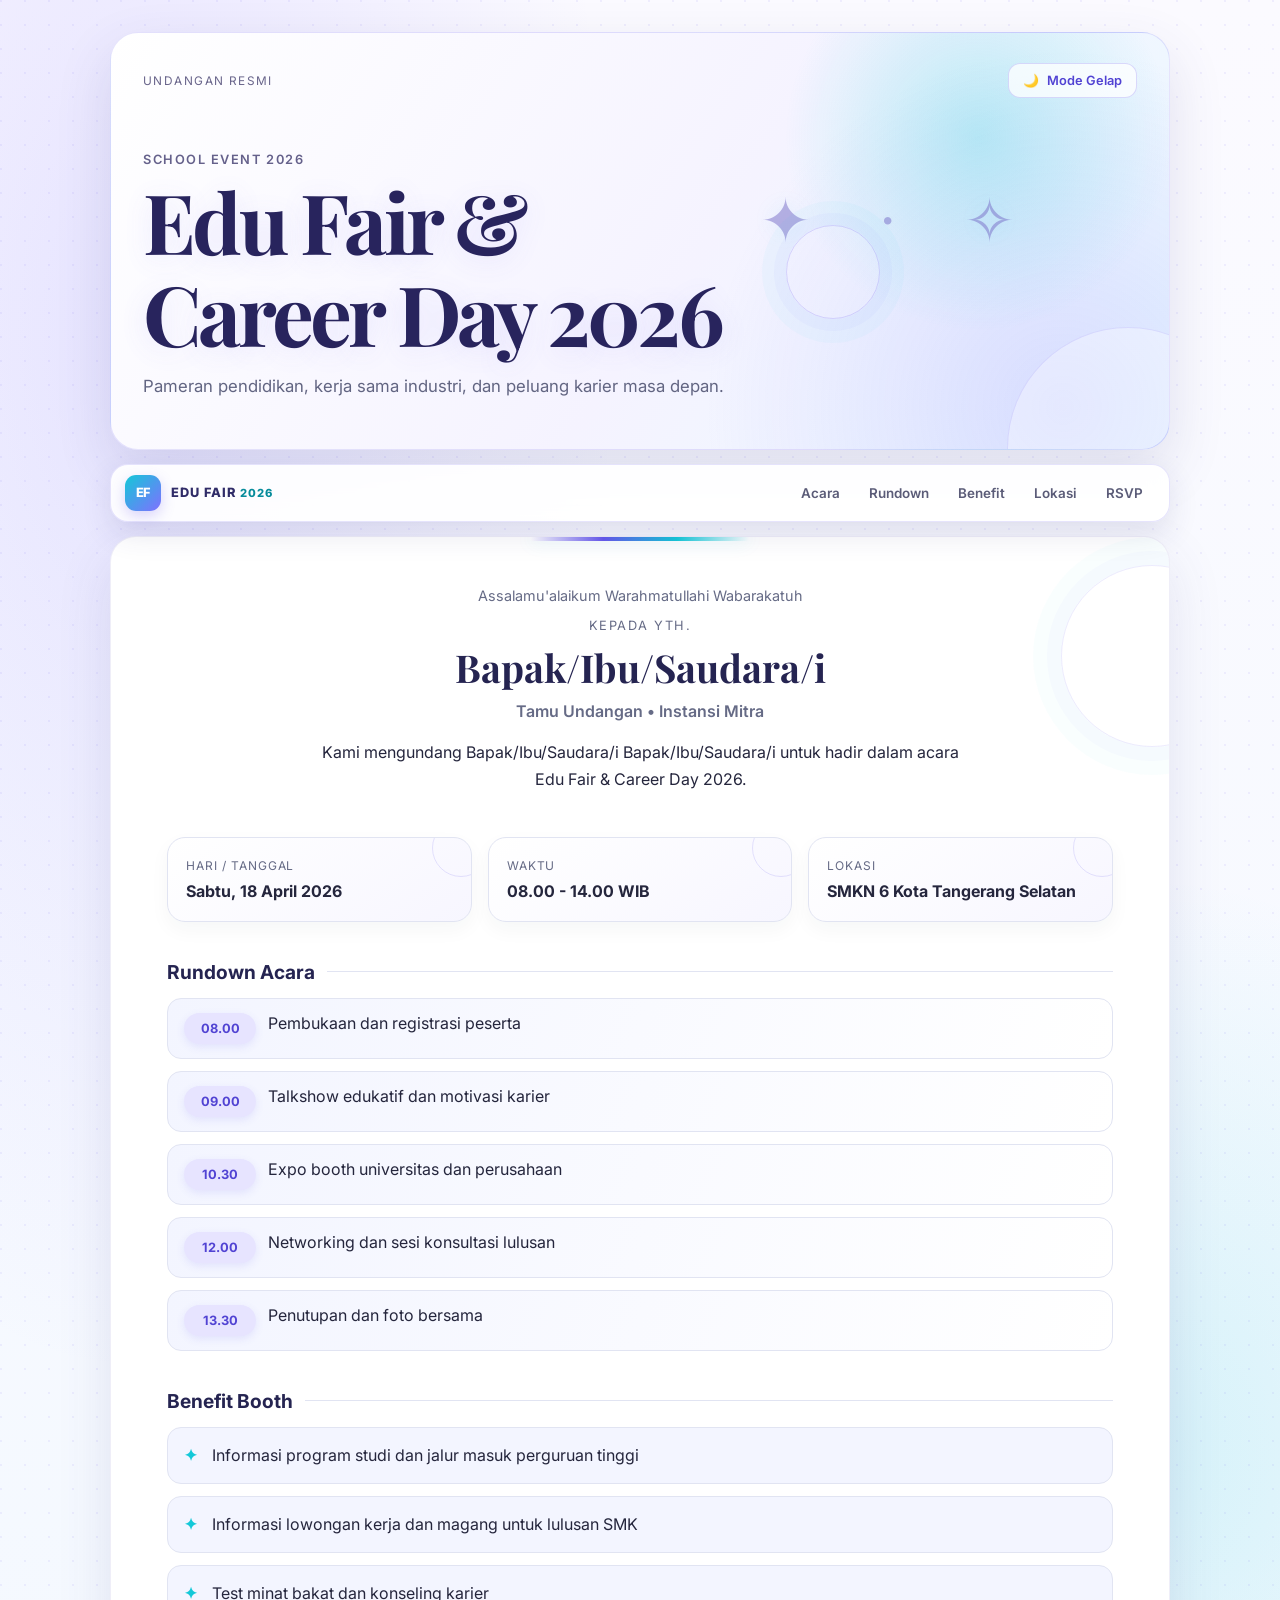
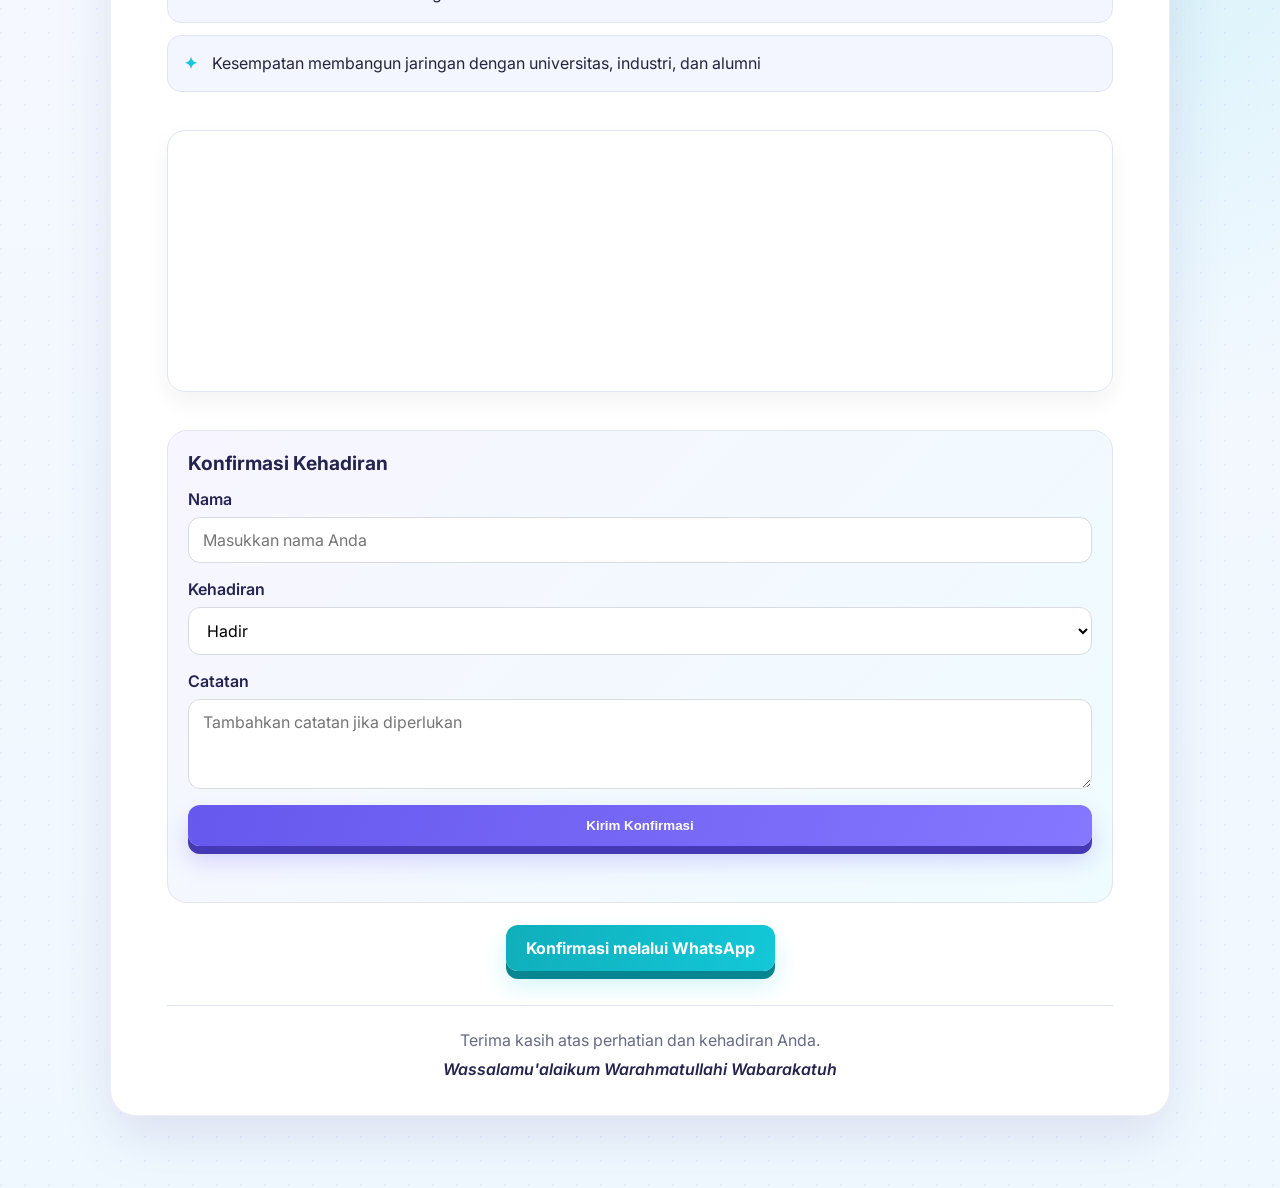
<file: index.html>
<!DOCTYPE html>
<html lang="id">
  <head>
    <meta charset="UTF-8" />
    <meta name="viewport" content="width=device-width, initial-scale=1.0" />
    <title>Edu Fair &amp; Career Day 2026</title>
    <link rel="stylesheet" href="style.css" />
    <link rel="preconnect" href="https://fonts.googleapis.com" />
    <link rel="preconnect" href="https://fonts.gstatic.com" crossorigin />
    <link href="https://fonts.googleapis.com/css2?family=Inter:wght@400;500;600;700;800&family=Playfair+Display:wght@600;700&display=swap" rel="stylesheet" />
  </head>
  <body data-page="index">
    <div class="page-shell">
      <header class="hero" id="beranda">
        <div class="hero__topbar">
          <span>Undangan Resmi</span>
          <button class="theme-toggle" type="button" aria-label="Aktifkan mode gelap" aria-pressed="false">
            <span class="theme-toggle__icon" aria-hidden="true">🌙</span>
            <span class="theme-toggle__label">Mode Gelap</span>
          </button>
        </div>
        <div class="hero__content">
          <p class="eyebrow">School Event 2026</p>
          <h1 id="eventTitle">Edu Fair &amp; Career Day 2026</h1>
          <p class="subtitle">Pameran pendidikan, kerja sama industri, dan peluang karier masa depan.</p>
        </div>
      </header>

      <nav class="game-nav" aria-label="Navigasi undangan">
        <a class="game-nav__brand" href="#beranda" aria-label="Edu Fair, kembali ke beranda">
          <span class="game-nav__brand-icon" aria-hidden="true">EF</span>
          <span>EDU FAIR <small>2026</small></span>
        </a>
        <div class="game-nav__links">
          <a href="#acara">Acara</a>
          <a href="#rundown">Rundown</a>
          <a href="#benefit">Benefit</a>
          <a href="#lokasi">Lokasi</a>
          <a href="#rsvp">RSVP</a>
        </div>
      </nav>

      <main class="invitation-card">
        <section class="card-intro">
          <p class="salam">Assalamu'alaikum Warahmatullahi Wabarakatuh</p>
          <p class="label">Kepada Yth.</p>
          <h2 id="recipientName">Bapak/Ibu/Saudara/i</h2>
          <p id="recipientMeta" class="recipient-meta">Tamu Undangan</p>
          <p id="messageText" class="invitation-message">
            Kami mengundang Bapak/Ibu/Saudara/i hadir dalam acara Edu Fair &amp; Career Day 2026.
          </p>
        </section>

        <section class="event-grid" id="acara" aria-label="Informasi acara">
          <div class="info-item">
            <span class="info-label">Hari / Tanggal</span>
            <strong>Sabtu, 18 April 2026</strong>
          </div>
          <div class="info-item">
            <span class="info-label">Waktu</span>
            <strong>08.00 - 14.00 WIB</strong>
          </div>
          <div class="info-item">
            <span class="info-label">Lokasi</span>
            <strong>SMKN 6 Kota Tangerang Selatan</strong>
          </div>
        </section>

        <section class="section-block" id="rundown">
          <h3>Rundown Acara</h3>
          <ul class="timeline">
            <li><span>08.00</span><p>Pembukaan dan registrasi peserta</p></li>
            <li><span>09.00</span><p>Talkshow edukatif dan motivasi karier</p></li>
            <li><span>10.30</span><p>Expo booth universitas dan perusahaan</p></li>
            <li><span>12.00</span><p>Networking dan sesi konsultasi lulusan</p></li>
            <li><span>13.30</span><p>Penutupan dan foto bersama</p></li>
          </ul>
        </section>

        <section class="section-block" id="benefit">
          <h3>Benefit Booth</h3>
          <ul class="benefits-list">
            <li>Informasi program studi dan jalur masuk perguruan tinggi</li>
            <li>Informasi lowongan kerja dan magang untuk lulusan SMK</li>
            <li>Test minat bakat dan konseling karier</li>
            <li>Kesempatan membangun jaringan dengan universitas, industri, dan alumni</li>
          </ul>
        </section>

        <section class="map-block" id="lokasi">
          <iframe
            title="Lokasi Edu Fair &amp; Career Day"
            src="https://www.google.com/maps?q=SMKN%206%20Kota%20Tangerang%20Selatan&output=embed"
            loading="lazy"
            referrerpolicy="no-referrer-when-downgrade"
          ></iframe>
        </section>

        <section class="rsvp-box" id="rsvp">
          <h3>Konfirmasi Kehadiran</h3>
          <form id="rsvpForm">
            <div class="field-group">
              <label for="name">Nama</label>
              <input id="name" name="name" type="text" placeholder="Masukkan nama Anda" required />
            </div>
            <div class="field-group">
              <label for="attendance">Kehadiran</label>
              <select id="attendance" name="attendance">
                <option value="Hadir">Hadir</option>
                <option value="Mungkin Hadir">Mungkin Hadir</option>
                <option value="Tidak Bisa Hadir">Tidak Bisa Hadir</option>
              </select>
            </div>
            <div class="field-group">
              <label for="note">Catatan</label>
              <textarea id="note" name="note" rows="3" placeholder="Tambahkan catatan jika diperlukan"></textarea>
            </div>
            <button type="submit" class="button primary">Kirim Konfirmasi</button>
          </form>
          <p id="rsvpStatus" class="rsvp-status" aria-live="polite"></p>
        </section>

        <div class="cta-box">
          <a id="ctaLink" href="#" class="button secondary" target="_blank" rel="noreferrer">Konfirmasi melalui WhatsApp</a>
        </div>

        <footer class="footer-note">
          <p>Terima kasih atas perhatian dan kehadiran Anda.</p>
          <p class="closing">Wassalamu'alaikum Warahmatullahi Wabarakatuh</p>
        </footer>
      </main>
    </div>

    <script src="script.js"></script>
  </body>
</html>
</file>
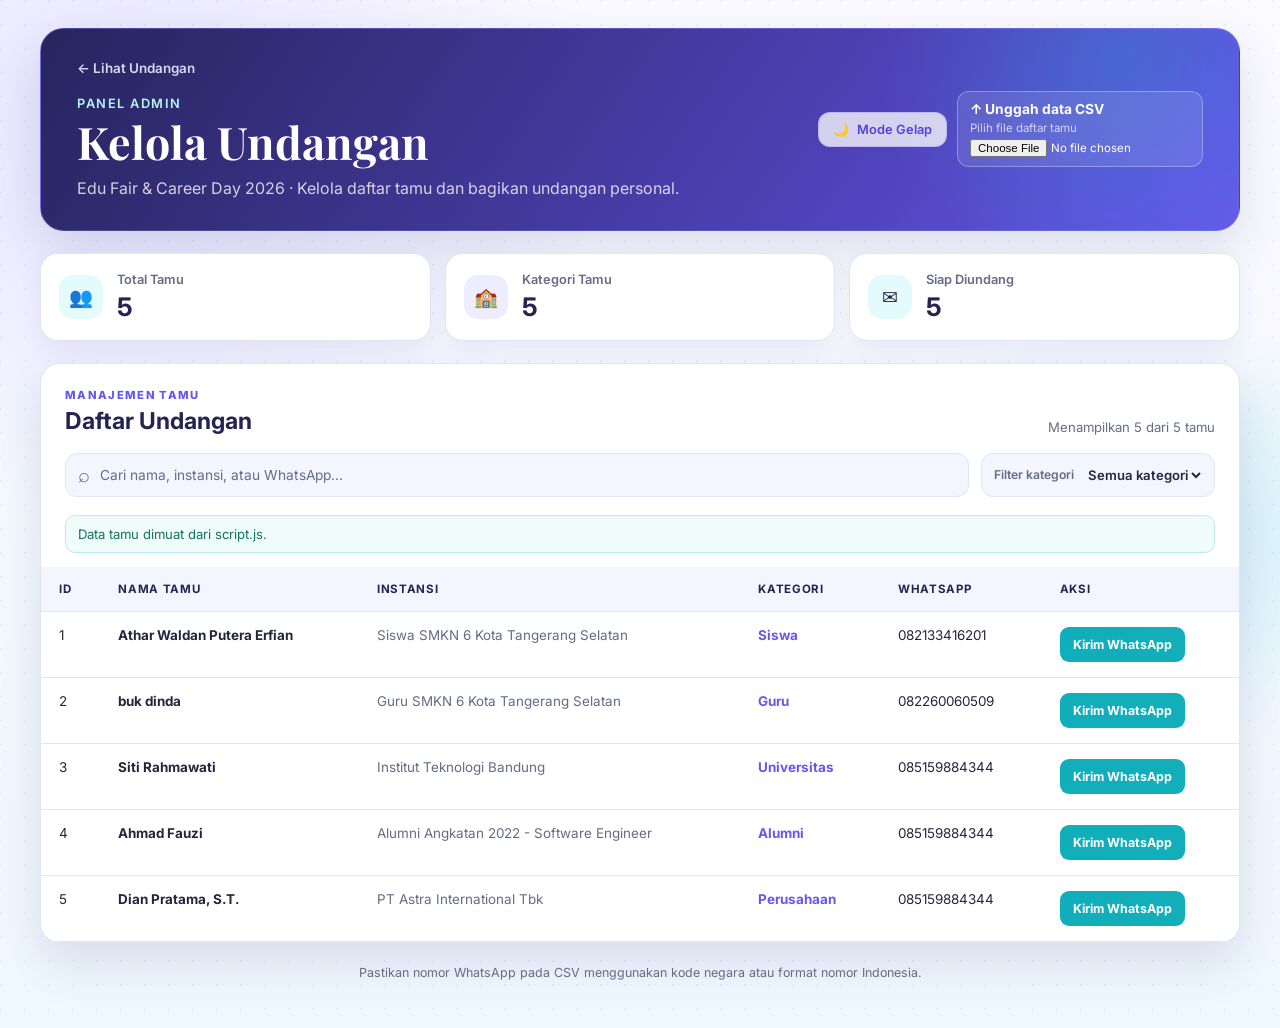
<file: admin.html>
<!DOCTYPE html>
<html lang="id">
  <head>
    <meta charset="UTF-8" />
    <meta name="viewport" content="width=device-width, initial-scale=1.0" />
    <title>Admin Edu Fair</title>
    <link rel="stylesheet" href="style.css" />
    <link rel="preconnect" href="https://fonts.googleapis.com" />
    <link rel="preconnect" href="https://fonts.gstatic.com" crossorigin />
    <link href="https://fonts.googleapis.com/css2?family=Inter:wght@400;500;600;700;800&family=Playfair+Display:wght@600;700&display=swap" rel="stylesheet" />
  </head>
  <body data-page="admin">
    <div class="admin-shell">
      <header class="admin-header">
        <div class="admin-header__intro">
          <a class="admin-back-link" href="index.html">← Lihat Undangan</a>
          <p class="eyebrow">Panel Admin</p>
          <h1>Kelola Undangan</h1>
          <p class="admin-description">Edu Fair &amp; Career Day 2026 · Kelola daftar tamu dan bagikan undangan personal.</p>
        </div>
        <div class="admin-header__actions">
          <button class="theme-toggle" type="button" aria-label="Aktifkan mode gelap" aria-pressed="false">
            <span class="theme-toggle__icon" aria-hidden="true">🌙</span>
            <span class="theme-toggle__label">Mode Gelap</span>
          </button>
          <label class="file-picker" for="csvFile">
            <span class="file-picker__button">↑ Unggah data CSV</span>
            <span class="file-picker__hint">Pilih file daftar tamu</span>
            <input id="csvFile" type="file" accept=".csv,text/csv" />
          </label>
        </div>
      </header>

      <main class="admin-main">
        <section class="admin-stats" aria-label="Ringkasan daftar tamu">
          <article class="admin-stat">
            <span class="admin-stat__icon">👥</span>
            <div><p>Total Tamu</p><strong id="totalGuests">0</strong></div>
          </article>
          <article class="admin-stat">
            <span class="admin-stat__icon admin-stat__icon--purple">🏫</span>
            <div><p>Kategori Tamu</p><strong id="totalCategories">0</strong></div>
          </article>
          <article class="admin-stat">
            <span class="admin-stat__icon admin-stat__icon--cyan">✉</span>
            <div><p>Siap Diundang</p><strong id="readyGuests">0</strong></div>
          </article>
        </section>

        <section class="guest-panel" aria-labelledby="guestListTitle">
          <div class="guest-panel__heading">
            <div>
              <p class="admin-kicker">MANAJEMEN TAMU</p>
              <h2 id="guestListTitle">Daftar Undangan</h2>
            </div>
            <p id="guestCount" class="guest-count" aria-live="polite">Memuat daftar...</p>
          </div>

          <div class="guest-toolbar">
            <label class="search-field" for="guestSearch">
              <span aria-hidden="true">⌕</span>
              <input id="guestSearch" type="search" placeholder="Cari nama, instansi, atau WhatsApp..." />
            </label>
            <label class="filter-field" for="categoryFilter">
              <span>Filter kategori</span>
              <select id="categoryFilter">
                <option value="">Semua kategori</option>
              </select>
            </label>
          </div>

          <p id="adminStatus" class="admin-status" role="status" hidden></p>
          <div class="table-wrapper">
            <table class="guest-table">
              <thead>
                <tr>
                  <th>ID</th>
                  <th>Nama Tamu</th>
                  <th>Instansi</th>
                  <th>Kategori</th>
                  <th>WhatsApp</th>
                  <th>Aksi</th>
                </tr>
              </thead>
              <tbody id="guestTableBody"></tbody>
            </table>
            <div id="emptyState" class="empty-state" hidden>
              <span class="empty-state__icon">⌕</span>
              <strong>Data tamu tidak ditemukan</strong>
              <p>Coba ubah kata pencarian atau pilih kategori lain.</p>
            </div>
          </div>
        </section>

        <p class="admin-footnote">Pastikan nomor WhatsApp pada CSV menggunakan kode negara atau format nomor Indonesia.</p>
      </main>
    </div>

    <script src="script.js"></script>
  </body>
</html>
</file>
<file: style.css>
:root {
  --bg: #eef2ff;
  --bg-soft: #f3f5ff;
  --card: #ffffff;
  --primary: #6658ed;
  --primary-strong: #252451;
  --secondary: #13c8d8;
  --secondary-soft: #d9fbff;
  --text: #25263d;
  --muted: #666b86;
  --line: #e1e4f2;
  --success: #078c82;
  --shadow: 0 20px 50px rgba(33, 37, 91, 0.13);
  --ornament: rgba(102, 88, 237, 0.24);
  --ornament-glow: rgba(19, 200, 216, 0.18);
}

* {
  box-sizing: border-box;
  margin: 0;
  padding: 0;
}

html {
  scroll-behavior: smooth;
}

#acara,
#rundown,
#benefit,
#lokasi,
#rsvp {
  scroll-margin-top: 100px;
}

body {
  font-family: 'Inter', sans-serif;
  background:
    radial-gradient(circle at 1px 1px, rgba(102, 88, 237, 0.08) 1px, transparent 0) 0 0 / 24px 24px,
    radial-gradient(ellipse at 10% 12%, rgba(128, 112, 255, 0.16), transparent 30%),
    radial-gradient(ellipse at 90% 52%, rgba(19, 200, 216, 0.14), transparent 28%),
    linear-gradient(180deg, #fbfaff 0%, #f0f8ff 100%);
  color: var(--text);
  transition: background 0.3s ease, color 0.3s ease;
}

img, iframe {
  max-width: 100%;
  display: block;
}

.page-shell,
.admin-shell {
  max-width: 1100px;
  margin: 0 auto;
  padding: 32px 20px 48px;
}

.page-shell {
  position: relative;
}

.hero {
  position: relative;
  overflow: hidden;
  background:
    radial-gradient(circle at 82% 25%, rgba(19, 200, 216, 0.26), transparent 21%),
    radial-gradient(circle at 90% 90%, rgba(128, 112, 255, 0.2), transparent 35%),
    linear-gradient(125deg, #ffffff 0%, #f5f3ff 55%, #eafaff 100%);
  border: 1px solid rgba(102, 88, 237, 0.16);
  border-radius: 28px;
  color: #252451;
  padding: 30px 32px 48px;
  box-shadow: 0 22px 55px rgba(67, 63, 135, 0.14);
}

.hero::after {
  content: "";
  position: absolute;
  inset: auto -80px -120px auto;
  width: 240px;
  height: 240px;
  border: 1px solid rgba(102, 88, 237, 0.14);
  background: rgba(255, 255, 255, 0.34);
  border-radius: 50%;
}

.hero::before {
  content: "✦  ·  ✧";
  position: absolute;
  right: 12%;
  top: 36%;
  z-index: 1;
  color: #7770c8;
  font-size: clamp(2rem, 5vw, 3.8rem);
  letter-spacing: 0.45em;
  text-shadow: 0 0 24px var(--ornament-glow);
  opacity: 0.52;
  pointer-events: none;
}

.hero__content::after {
  content: "";
  position: absolute;
  right: 3%;
  top: 42%;
  width: 92px;
  height: 92px;
  border: 1px solid rgba(102, 88, 237, 0.2);
  border-radius: 50%;
  box-shadow:
    0 0 0 12px rgba(102, 88, 237, 0.035),
    0 0 0 24px rgba(19, 200, 216, 0.035);
  pointer-events: none;
}

.hero__topbar {
  display: flex;
  justify-content: space-between;
  align-items: center;
  gap: 16px;
  letter-spacing: 0.12em;
  text-transform: uppercase;
  font-size: 0.74rem;
  color: #69658b;
  opacity: 1;
}

.game-nav {
  position: sticky;
  top: 12px;
  z-index: 5;
  display: flex;
  align-items: center;
  justify-content: space-between;
  gap: 20px;
  margin: 14px 0;
  padding: 10px 14px;
  background: rgba(255, 255, 255, 0.92);
  border: 1px solid rgba(102, 88, 237, 0.16);
  border-radius: 18px;
  color: var(--primary-strong);
  box-shadow: 0 12px 30px rgba(52, 48, 113, 0.12);
  backdrop-filter: blur(14px);
}

.game-nav__brand {
  display: inline-flex;
  align-items: center;
  gap: 10px;
  color: #302c68;
  font-size: 0.8rem;
  font-weight: 800;
  letter-spacing: 0.08em;
  text-decoration: none;
  white-space: nowrap;
}

.game-nav__brand small {
  color: #078c9b;
  font-size: 0.7rem;
}

.game-nav__brand-icon {
  display: grid;
  place-items: center;
  width: 36px;
  height: 36px;
  border-radius: 11px;
  background: linear-gradient(135deg, #13c8d8, #8070ff);
  color: #fff;
  box-shadow: 0 5px 14px rgba(102, 88, 237, 0.25);
  letter-spacing: -0.06em;
}

.game-nav__links {
  display: flex;
  align-items: center;
  gap: 5px;
}

.game-nav__links a {
  padding: 10px 12px;
  color: #5b5c78;
  font-size: 0.84rem;
  font-weight: 600;
  text-decoration: none;
  border-radius: 10px;
  transition: color 0.2s ease, background 0.2s ease;
}

.game-nav__links a:hover,
.game-nav__links a:focus-visible {
  background: #eeecff;
  color: #5143d3;
  outline: none;
}

.theme-toggle {
  display: inline-flex;
  align-items: center;
  justify-content: center;
  gap: 8px;
  border: 1px solid rgba(102, 88, 237, 0.22);
  border-radius: 12px;
  padding: 9px 14px;
  background: rgba(255, 255, 255, 0.76);
  color: #5143d3;
  font: inherit;
  font-size: 0.8rem;
  font-weight: 600;
  cursor: pointer;
  white-space: nowrap;
}

.theme-toggle:hover {
  background: #eeecff;
}

.hero__content {
  position: relative;
  z-index: 1;
  padding-top: 54px;
  max-width: 760px;
}

.eyebrow {
  font-weight: 600;
  font-size: 0.8rem;
  letter-spacing: 0.12em;
  text-transform: uppercase;
  color: #65618b;
  opacity: 1;
}

.hero__content h1,
.admin-header h1 {
  font-family: 'Playfair Display', serif;
  font-weight: 700;
  line-height: 1.1;
  margin-top: 8px;
}

.hero__content h1 {
  max-width: 680px;
  font-size: clamp(2.8rem, 7vw, 5.2rem);
  letter-spacing: -0.045em;
  color: #28245d;
  text-shadow: 0 4px 28px rgba(102, 88, 237, 0.12);
  text-wrap: balance;
}

.subtitle {
  margin-top: 14px;
  max-width: 620px;
  color: #626582;
  font-size: 1.05rem;
  line-height: 1.7;
}

.invitation-card {
  position: relative;
  overflow: hidden;
  background: var(--card);
  border: 1px solid rgba(120, 117, 196, 0.12);
  border-radius: 26px;
  box-shadow: 0 22px 55px rgba(67, 63, 135, 0.12);
  padding: 42px clamp(22px, 5vw, 56px) 32px;
  margin-bottom: 24px;
}

.invitation-card > * {
  position: relative;
  z-index: 1;
}

.invitation-card::before {
  content: "";
  position: absolute;
  top: 0;
  left: 50%;
  width: min(220px, 42%);
  height: 4px;
  border-radius: 0 0 999px 999px;
  background: linear-gradient(90deg, transparent, var(--primary), var(--secondary), transparent);
  box-shadow: 0 0 18px var(--ornament-glow);
  transform: translateX(-50%);
}

.invitation-card::after {
  content: "";
  position: absolute;
  top: 28px;
  right: -74px;
  width: 180px;
  height: 180px;
  border: 1px solid rgba(102, 88, 237, 0.12);
  border-radius: 50%;
  box-shadow:
    0 0 0 14px rgba(102, 88, 237, 0.025),
    0 0 0 28px rgba(19, 200, 216, 0.025);
  pointer-events: none;
}

.card-intro {
  text-align: center;
  padding: 8px 0 24px;
  max-width: 760px;
  margin: 0 auto;
}

.salam {
  color: var(--muted);
  font-size: 0.9rem;
  margin-bottom: 14px;
}

.label {
  font-size: 0.8rem;
  text-transform: uppercase;
  letter-spacing: 0.12em;
  color: var(--muted);
  margin-bottom: 8px;
}

#recipientName {
  font-size: clamp(2rem, 3vw, 2.7rem);
  font-family: 'Playfair Display', serif;
  color: var(--primary-strong);
}

.recipient-meta {
  color: var(--muted);
  margin-top: 8px;
  font-weight: 600;
}

.invitation-message {
  margin: 18px auto 0;
  max-width: 640px;
  color: var(--text);
  line-height: 1.7;
}

.event-grid {
  margin-top: 20px;
  display: grid;
  grid-template-columns: repeat(3, minmax(0, 1fr));
  gap: 16px;
}

.info-item {
  position: relative;
  overflow: hidden;
  background: linear-gradient(145deg, #fff 0%, #f7f6ff 100%);
  border: 1px solid var(--line);
  border-radius: 18px;
  padding: 20px 18px;
  box-shadow: 0 8px 20px rgba(18, 39, 56, 0.04);
  transition: transform 0.2s ease, border-color 0.2s ease, box-shadow 0.2s ease;
  display: flex;
  flex-direction: column;
  gap: 8px;
}

.info-item::after {
  content: "";
  position: absolute;
  right: -19px;
  top: -19px;
  width: 56px;
  height: 56px;
  border: 1px solid rgba(102, 88, 237, 0.16);
  border-radius: 50%;
}

.info-item:hover {
  transform: translateY(-3px);
  border-color: rgba(102, 88, 237, 0.4);
  box-shadow: 0 14px 28px rgba(66, 59, 151, 0.1);
}

.info-label {
  font-size: 0.75rem;
  letter-spacing: 0.08em;
  text-transform: uppercase;
  color: var(--muted);
}

.section-block {
  margin-top: 38px;
}

.section-block h3,
.rsvp-box h3 {
  margin-bottom: 14px;
  font-size: 1.2rem;
  color: var(--primary-strong);
}

.section-block h3 {
  display: flex;
  align-items: center;
  gap: 12px;
}

.section-block h3::after {
  content: "";
  height: 1px;
  flex: 1;
  background: var(--line);
}

.timeline,
.benefits-list {
  list-style: none;
  display: grid;
  gap: 12px;
}

.timeline li {
  display: grid;
  grid-template-columns: 72px 1fr;
  align-items: flex-start;
  gap: 12px;
  background: linear-gradient(110deg, var(--bg-soft), var(--card));
  border: 1px solid var(--line);
  border-radius: 14px;
  padding: 14px 16px;
  transition: transform 0.2s ease, box-shadow 0.2s ease;
}

.timeline li:hover {
  transform: translateX(3px);
  box-shadow: 0 8px 18px rgba(18, 39, 56, 0.07);
}

.timeline span {
  display: inline-flex;
  justify-content: center;
  align-items: center;
  background: #e7e4ff;
  color: #5143d3;
  border-radius: 999px;
  padding: 8px 10px;
  font-size: 0.8rem;
  font-weight: 700;
  box-shadow: 0 3px 9px rgba(102, 88, 237, 0.12);
}

.benefits-list li {
  position: relative;
  padding-left: 26px;
  color: var(--text);
  line-height: 1.7;
  padding: 14px 16px 14px 44px;
  background: var(--bg-soft);
  border: 1px solid var(--line);
  border-radius: 14px;
}

.benefits-list li::before {
  content: "✦";
  position: absolute;
  left: 16px;
  top: 14px;
  color: var(--secondary);
  font-weight: 700;
}

.map-block {
  margin-top: 38px;
  overflow: hidden;
  border-radius: 18px;
  border: 1px solid var(--line);
  box-shadow: 0 10px 25px rgba(0, 0, 0, 0.05);
}

.map-block iframe {
  width: 100%;
  height: 260px;
  border: 0;
}

.rsvp-box {
  margin-top: 38px;
  background: linear-gradient(135deg, #f7f5ff 0%, #effcff 100%);
  border: 1px solid var(--line);
  border-radius: 20px;
  padding: 20px;
}

#rsvpForm {
  display: grid;
  gap: 16px;
}

.field-group {
  display: grid;
  gap: 8px;
}

.field-group label {
  font-weight: 600;
  color: var(--primary-strong);
}

.field-group input,
.field-group select,
.field-group textarea {
  width: 100%;
  border: 1px solid #d8dbe0;
  border-radius: 12px;
  padding: 12px 14px;
  font: inherit;
  background: #fff;
}

.field-group textarea {
  resize: vertical;
  min-height: 90px;
}

.button {
  display: inline-flex;
  justify-content: center;
  align-items: center;
  border: none;
  border-radius: 12px;
  padding: 13px 20px;
  font-weight: 700;
  text-decoration: none;
  cursor: pointer;
  transition: transform 0.2s ease, box-shadow 0.2s ease;
}

.button:hover {
  transform: translateY(-1px);
}

.button.primary {
  background: linear-gradient(110deg, #6658ed, #8677ff);
  color: #fff;
  box-shadow: 0 8px 0 #4539b6, 0 14px 24px rgba(102, 88, 237, 0.24);
}

.button.primary:active {
  transform: translateY(3px);
  box-shadow: 0 5px 0 #4539b6, 0 8px 16px rgba(102, 88, 237, 0.2);
}

.button.secondary {
  background: linear-gradient(110deg, #10aebb, #13c8d8);
  color: #fff;
  box-shadow: 0 8px 0 #078590, 0 14px 24px rgba(19, 200, 216, 0.2);
}

.button.secondary:active {
  transform: translateY(3px);
  box-shadow: 0 5px 0 #078590, 0 8px 16px rgba(19, 200, 216, 0.18);
}

.rsvp-status {
  min-height: 24px;
  margin-top: 12px;
  color: var(--success);
  font-weight: 600;
}

.cta-box {
  display: flex;
  justify-content: center;
  margin-top: 22px;
}

.footer-note {
  margin-top: 34px;
  text-align: center;
  color: var(--muted);
  line-height: 1.8;
  border-top: 1px solid var(--line);
  padding-top: 20px;
}

.closing {
  font-style: italic;
  color: var(--primary-strong);
  font-weight: 600;
}

.admin-shell {
  max-width: 1240px;
  padding-top: 28px;
}

.admin-header {
  display: flex;
  justify-content: space-between;
  align-items: center;
  gap: 24px;
  background:
    radial-gradient(circle at 90% 15%, rgba(19, 200, 216, 0.22), transparent 22%),
    linear-gradient(125deg, #28245d, #5143bd 70%, #6658ed);
  border: 1px solid rgba(168, 160, 255, 0.25);
  border-radius: 24px;
  color: #fff;
  padding: 28px clamp(20px, 4vw, 36px);
  box-shadow: var(--shadow);
}

.admin-header__intro {
  max-width: 660px;
}

.admin-back-link {
  display: inline-block;
  margin-bottom: 20px;
  color: #d9d8f3;
  font-size: 0.84rem;
  font-weight: 600;
  text-decoration: none;
}

.admin-back-link:hover {
  color: #8cf5f4;
}

.admin-header .eyebrow {
  color: #b7f5f4;
}

.admin-header h1 {
  margin-top: 6px;
  font-size: clamp(2rem, 4vw, 2.8rem);
}

.admin-description {
  margin-top: 10px;
  color: rgba(255, 255, 255, 0.78);
  line-height: 1.6;
}

.admin-header__actions {
  display: flex;
  align-items: center;
  justify-content: flex-end;
  flex-wrap: wrap;
  gap: 10px;
}

.file-picker {
  position: relative;
  background: rgba(255, 255, 255, 0.1);
  border: 1px solid rgba(255, 255, 255, 0.3);
  border-radius: 12px;
  padding: 9px 12px;
  display: grid;
  gap: 4px;
  cursor: pointer;
}

.file-picker__button {
  color: #fff;
  font-weight: 700;
  font-size: 0.86rem;
}

.file-picker__hint {
  color: rgba(255, 255, 255, 0.72);
  font-size: 0.72rem;
}

.file-picker input {
  max-width: 220px;
  color: #fff;
  font: inherit;
  font-size: 0.72rem;
}

.admin-main {
  display: grid;
  gap: 22px;
  margin-top: 22px;
}

.admin-stats {
  display: grid;
  grid-template-columns: repeat(3, minmax(0, 1fr));
  gap: 14px;
}

.admin-stat {
  display: flex;
  align-items: center;
  gap: 14px;
  padding: 18px;
  background: var(--card);
  border: 1px solid var(--line);
  border-radius: 18px;
  box-shadow: 0 10px 24px rgba(52, 48, 113, 0.07);
}

.admin-stat__icon {
  display: grid;
  place-items: center;
  flex: 0 0 44px;
  width: 44px;
  height: 44px;
  border-radius: 14px;
  background: #e4fbfd;
  font-size: 1.2rem;
}

.admin-stat__icon--purple {
  background: #eeecff;
}

.admin-stat__icon--cyan {
  background: #e4fbfd;
}

.admin-stat p {
  color: var(--muted);
  font-size: 0.8rem;
  font-weight: 600;
}

.admin-stat strong {
  display: block;
  margin-top: 4px;
  color: var(--primary-strong);
  font-size: 1.6rem;
}

.guest-panel {
  overflow: hidden;
  background: var(--card);
  border: 1px solid var(--line);
  border-radius: 20px;
  box-shadow: var(--shadow);
}

.guest-panel__heading {
  display: flex;
  align-items: end;
  justify-content: space-between;
  gap: 16px;
  padding: 24px 24px 18px;
}

.admin-kicker {
  color: var(--primary);
  font-size: 0.7rem;
  font-weight: 800;
  letter-spacing: 0.12em;
}

.guest-panel__heading h2 {
  margin-top: 5px;
  color: var(--primary-strong);
  font-size: 1.45rem;
}

.guest-count {
  color: var(--muted);
  font-size: 0.82rem;
}

.guest-toolbar {
  display: flex;
  align-items: center;
  gap: 12px;
  padding: 0 24px 18px;
}

.search-field,
.filter-field {
  display: flex;
  align-items: center;
  min-height: 44px;
  border: 1px solid var(--line);
  border-radius: 12px;
  background: var(--bg-soft);
}

.search-field {
  flex: 1;
  gap: 10px;
  padding: 0 12px;
  color: var(--muted);
  font-size: 1.25rem;
}

.search-field input {
  width: 100%;
  min-width: 0;
  border: 0;
  outline: 0;
  background: transparent;
  color: var(--text);
  font: inherit;
  font-size: 0.86rem;
}

.search-field input::placeholder {
  color: var(--muted);
}

.filter-field {
  gap: 10px;
  padding: 0 10px 0 12px;
  color: var(--muted);
  font-size: 0.76rem;
  font-weight: 600;
}

.filter-field select {
  max-width: 180px;
  border: 0;
  outline: 0;
  background: transparent;
  color: var(--text);
  font: inherit;
  font-size: 0.82rem;
}

.admin-status {
  margin: 0 24px 14px;
  padding: 10px 12px;
  border: 1px solid #bdece4;
  border-radius: 10px;
  background: #effcf9;
  color: #147361;
  font-size: 0.82rem;
}

.admin-status--error {
  border-color: #f0d7ae;
  background: #fff8eb;
  color: #855719;
}

.table-wrapper {
  overflow-x: auto;
  background: var(--card);
}

.guest-table {
  width: 100%;
  border-collapse: collapse;
  min-width: 840px;
}

.guest-table th,
.guest-table td {
  padding: 15px 18px;
  border-bottom: 1px solid var(--line);
  text-align: left;
  vertical-align: top;
}

.guest-table th {
  background: var(--bg-soft);
  color: var(--primary-strong);
  font-size: 0.72rem;
  letter-spacing: 0.06em;
  text-transform: uppercase;
}

.guest-table tbody tr:hover {
  background: rgba(102, 88, 237, 0.035);
}

.guest-table td {
  color: var(--text);
  font-size: 0.84rem;
}

.guest-table td:nth-child(2) {
  min-width: 180px;
  font-weight: 700;
}

.guest-table td:nth-child(3) {
  min-width: 210px;
  color: var(--muted);
}

.guest-table td:nth-child(4) {
  color: var(--primary);
  font-weight: 700;
}

.send-btn {
  background: linear-gradient(110deg, #10aebb, #13aeba);
  color: #fff;
  border: none;
  border-radius: 9px;
  padding: 10px 13px;
  font: inherit;
  font-size: 0.78rem;
  font-weight: 700;
  cursor: pointer;
  white-space: nowrap;
}

.send-btn:hover {
  background: #078b96;
}

.empty-state {
  display: grid;
  justify-items: center;
  gap: 7px;
  padding: 40px 20px;
  color: var(--muted);
  text-align: center;
}

.empty-state[hidden] {
  display: none;
}

.empty-state strong {
  color: var(--primary-strong);
}

.empty-state p {
  font-size: 0.84rem;
}

.empty-state__icon {
  display: grid;
  place-items: center;
  width: 44px;
  height: 44px;
  margin-bottom: 4px;
  border-radius: 50%;
  background: var(--bg-soft);
  font-size: 1.5rem;
}

.admin-footnote {
  color: var(--muted);
  text-align: center;
  font-size: 0.78rem;
}

body[data-theme="dark"] .admin-status {
  border-color: #285d56;
  background: #1d3836;
  color: #9ce5d2;
}

body[data-theme="dark"] .admin-status--error {
  border-color: #695633;
  background: #383021;
  color: #f1ce8c;
}

body[data-theme="dark"] .file-picker {
  background: rgba(10, 20, 30, 0.2);
}

body[data-theme="dark"] .guest-table tbody tr:hover {
  background: rgba(140, 130, 255, 0.08);
}

body[data-theme="dark"] .admin-stat__icon,
body[data-theme="dark"] .admin-stat__icon--cyan {
  background: #173a43;
}

body[data-theme="dark"] .admin-stat__icon--purple {
  background: #312e53;
}

body[data-theme="dark"] .send-btn {
  background: #078b96;
}

.admin-footnote {
  color: var(--muted);
}
body[data-theme="dark"] {
  --bg: #121225;
  --bg-soft: #23233d;
  --card: #19192d;
  --primary-strong: #e4e2ff;
  --secondary-soft: #2b3450;
  --text: #ecebff;
  --muted: #aaa9c6;
  --line: #353550;
  --success: #62e2d5;
  --shadow: 0 20px 50px rgba(0, 0, 0, 0.34);
  --ornament: rgba(140, 245, 244, 0.38);
  --ornament-glow: rgba(19, 200, 216, 0.4);
  background:
    radial-gradient(ellipse at 10% 12%, rgba(128, 112, 255, 0.14), transparent 30%),
    radial-gradient(ellipse at 90% 52%, rgba(19, 200, 216, 0.1), transparent 28%),
    #121225;
  color: var(--text);
}

body[data-theme="dark"] .hero {
  background:
    radial-gradient(circle at 82% 25%, rgba(19, 200, 216, 0.32), transparent 20%),
    radial-gradient(circle at 90% 90%, rgba(128, 112, 255, 0.42), transparent 35%),
    linear-gradient(125deg, #17162f 0%, #28245d 55%, #353078 100%);
  border-color: rgba(168, 160, 255, 0.25);
  color: #fff;
}

body[data-theme="dark"] .hero::before {
  color: #8cf5f4;
  text-shadow: 0 0 12px rgba(19, 200, 216, 0.8), 0 0 32px rgba(128, 112, 255, 0.65);
  opacity: 0.78;
}

body[data-theme="dark"] .hero::after {
  border-color: rgba(19, 200, 216, 0.38);
  box-shadow: inset 0 0 36px rgba(19, 200, 216, 0.1), 0 0 30px rgba(19, 200, 216, 0.12);
}

body[data-theme="dark"] .invitation-card::before {
  background: linear-gradient(90deg, transparent, #8070ff, #13c8d8, transparent);
}

body[data-theme="dark"] .hero__topbar,
body[data-theme="dark"] .eyebrow {
  color: #d9d8f3;
}

body[data-theme="dark"] .hero__content h1 {
  color: #fff;
}

body[data-theme="dark"] .hero__content::after {
  border-color: rgba(140, 245, 244, 0.25);
  box-shadow:
    0 0 0 12px rgba(19, 200, 216, 0.06),
    0 0 0 24px rgba(128, 112, 255, 0.06),
    0 0 32px rgba(19, 200, 216, 0.16);
}

body[data-theme="dark"] .subtitle {
  color: rgba(255, 255, 255, 0.88);
}

body[data-theme="dark"] .game-nav {
  background: rgba(25, 24, 55, 0.94);
  border-color: rgba(161, 152, 255, 0.28);
  color: #fff;
}

body[data-theme="dark"] .game-nav__brand {
  color: #fff;
}

body[data-theme="dark"] .game-nav__brand small {
  color: #85edf2;
}

body[data-theme="dark"] .game-nav__links a {
  color: #d9d8f3;
}

body[data-theme="dark"] .game-nav__links a:hover,
body[data-theme="dark"] .game-nav__links a:focus-visible {
  background: rgba(19, 200, 216, 0.14);
  color: #8cf5f4;
}

body[data-theme="dark"] .invitation-card,
body[data-theme="dark"] .table-wrapper {
  background: var(--card);
}

body[data-theme="dark"] .invitation-card::after {
  border-color: rgba(140, 245, 244, 0.18);
  box-shadow:
    0 0 0 14px rgba(19, 200, 216, 0.035),
    0 0 0 28px rgba(128, 112, 255, 0.04);
}

body[data-theme="dark"] .info-item,
body[data-theme="dark"] .timeline li {
  background: #22223a;
}

body[data-theme="dark"] .info-item::after {
  border-color: rgba(140, 245, 244, 0.2);
  box-shadow: 0 0 18px rgba(19, 200, 216, 0.12);
}

body[data-theme="dark"] .rsvp-box {
  background: linear-gradient(135deg, #22223a 0%, #1b1b31 100%);
}

body[data-theme="dark"] .field-group input,
body[data-theme="dark"] .field-group select,
body[data-theme="dark"] .field-group textarea {
  background: #151528;
  border-color: var(--line);
  color: var(--text);
}

body[data-theme="dark"] .field-group input::placeholder,
body[data-theme="dark"] .field-group textarea::placeholder {
  color: #9aa8b8;
}

body[data-theme="dark"] .guest-table th {
  background: #262641;
  color: var(--primary-strong);
}

body[data-theme="dark"] .guest-table td {
  color: var(--text);
}

body[data-theme="dark"] .theme-toggle {
  background: rgba(10, 20, 30, 0.2);
  border-color: rgba(140, 245, 244, 0.48);
  color: #fff;
}

@media (max-width: 760px) {
  .event-grid {
    grid-template-columns: 1fr;
  }

  .hero,
  .invitation-card,
  .admin-header {
    border-radius: 20px;
  }

  .game-nav {
    align-items: flex-start;
    flex-direction: column;
    gap: 8px;
    padding: 10px;
  }

  .game-nav__links {
    width: 100%;
    overflow-x: auto;
    padding-bottom: 2px;
    scrollbar-width: thin;
  }

  .game-nav__links a {
    padding: 9px 10px;
    white-space: nowrap;
  }

  .hero {
    padding: 24px 20px 36px;
  }

  .hero__content {
    padding-top: 40px;
  }

  .hero::before {
    right: 5%;
  }

  .hero__content::after {
    width: 58px;
    height: 58px;
    right: 0;
    top: 56%;
  }

  .page-shell,
  .admin-shell {
    padding-left: 12px;
    padding-right: 12px;
  }

  .admin-header {
    flex-direction: column;
    align-items: flex-start;
  }

  .admin-header__actions {
    width: 100%;
    justify-content: flex-start;
    flex-wrap: wrap;
  }

  .admin-stats {
    grid-template-columns: 1fr;
  }

  .admin-stat {
    padding: 14px;
  }

  .guest-panel__heading {
    align-items: flex-start;
    flex-direction: column;
    padding: 20px 16px 14px;
  }

  .guest-toolbar {
    align-items: stretch;
    flex-direction: column;
    padding: 0 16px 16px;
  }

  .filter-field {
    justify-content: space-between;
  }

  .filter-field select {
    max-width: 55%;
  }

  .admin-status {
    margin-right: 16px;
    margin-left: 16px;
  }

  .timeline li {
    grid-template-columns: 1fr;
  }
}
</file>
